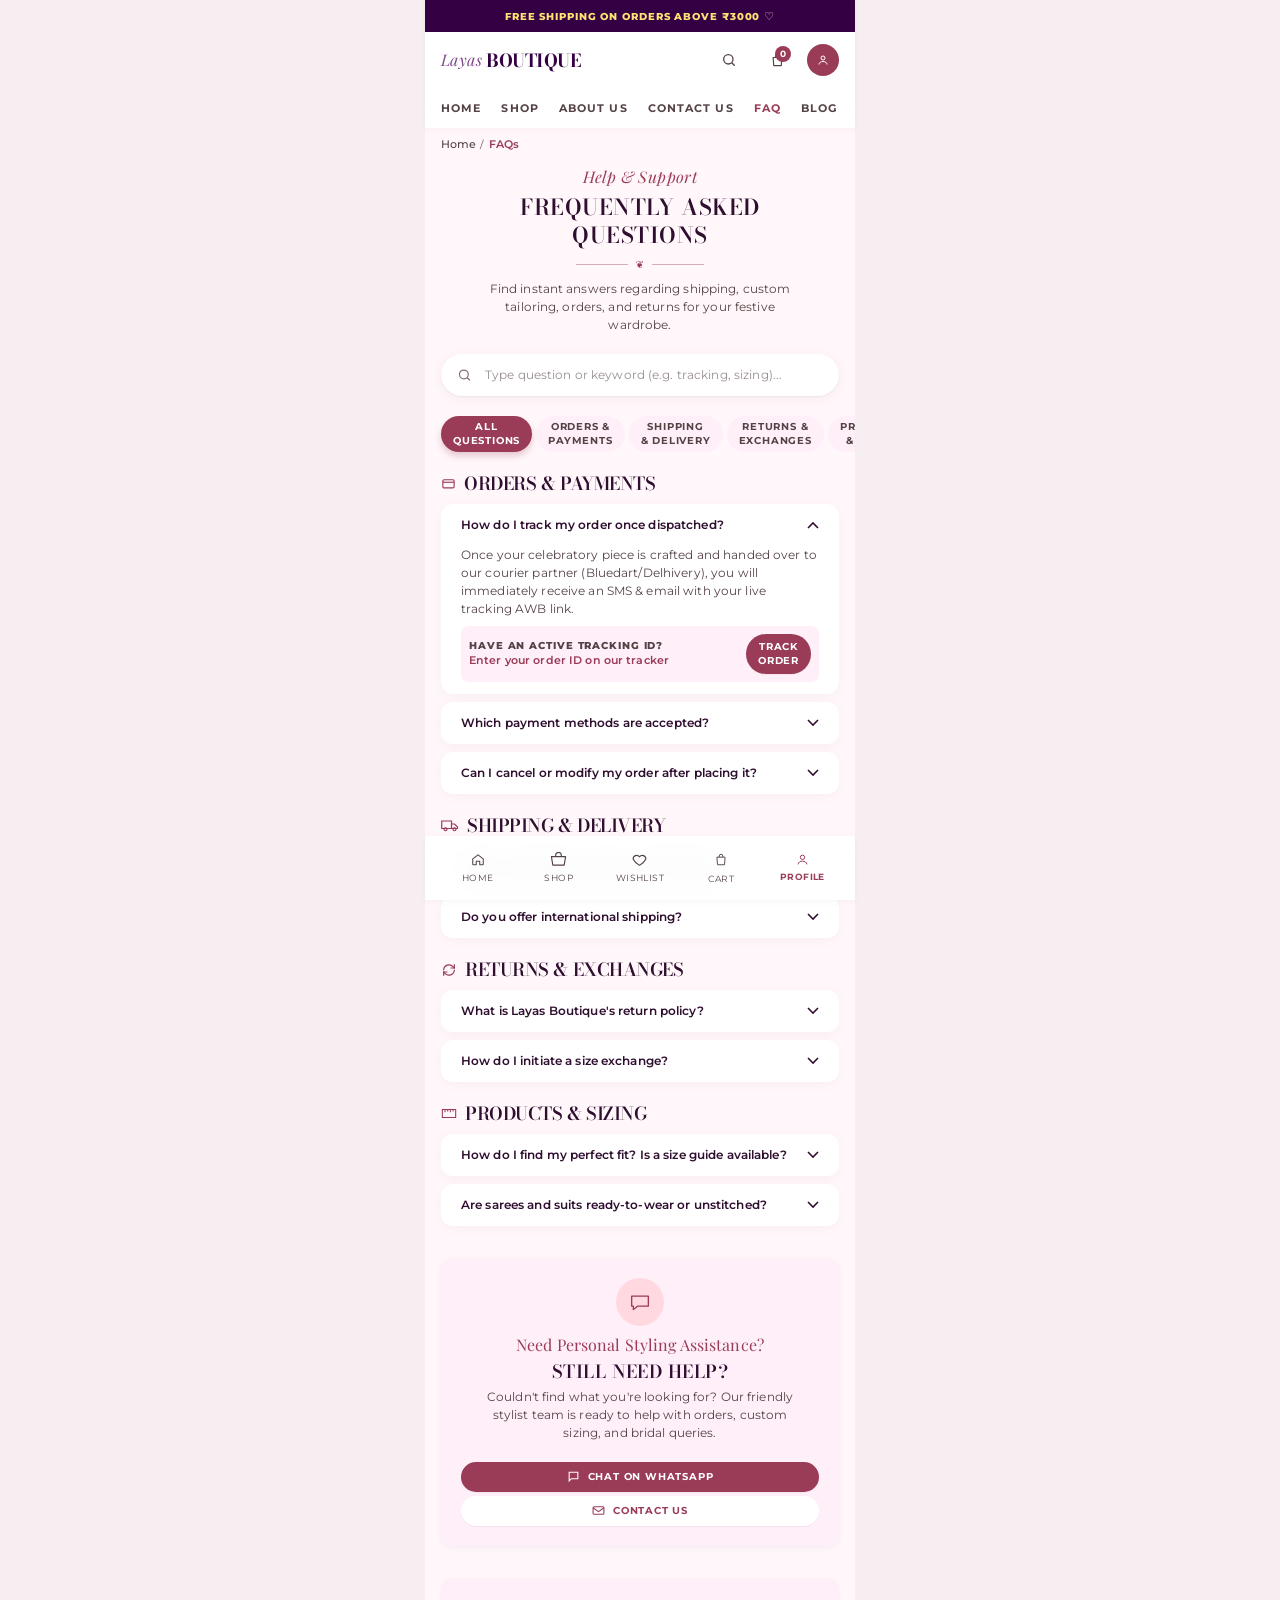
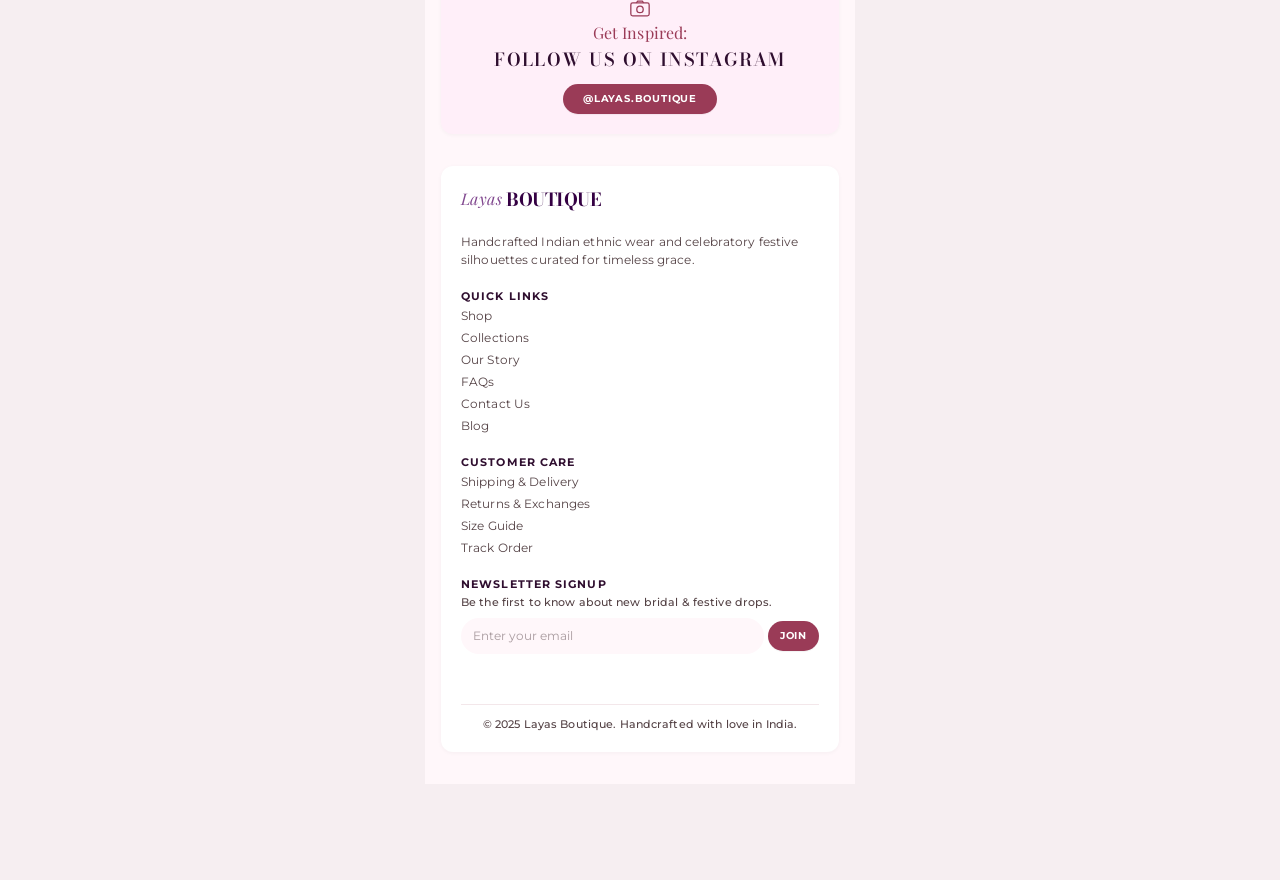
<file: faq.html>
<!DOCTYPE html>
<html lang="en">
<head>
  <meta charset="UTF-8" />
  <meta name="viewport" content="width=device-width, initial-scale=1.0" />
  <title>FAQs | Layas Boutique</title>
  <link rel="preconnect" href="https://fonts.googleapis.com" />
  <link rel="preconnect" href="https://fonts.gstatic.com" crossorigin />
  <link href="https://fonts.googleapis.com/css2?family=Bodoni+Moda:wght@400;600;700&family=Montserrat:wght@400;500;600;700;800&family=Playfair+Display:ital,wght@0,400;1,400&display=swap" rel="stylesheet" />
  <style>
    /* ==========================================================================
   Layas Boutique – FAQ page
   Values taken from Figma frame "Html → Body" (390px wide, mobile)
   ========================================================================== */

:root {
  --bg: #fff7fa;
  --surface: #ffffff;
  --blush: #ffeff9;
  --rose: #ffd9df;
  --wine: #9a3b57;
  --ink: #2f0e2f;
  --text: #544245;
  --muted: #877275;
  --plum: #340043;
  --lilac: #81488f;
  --gold: #ffe174;

  --font-serif: 'Bodoni Moda', Georgia, 'Times New Roman', serif;
  --font-script: 'Playfair Display', Georgia, serif;
  --font-sans: 'Montserrat', system-ui, -apple-system, 'Segoe UI', sans-serif;

  --shadow-card: 0 2px 12px 0 rgba(62, 4, 78, 0.04);
  --shadow-btn: 0 4px 6px rgba(154, 59, 87, 0.25);
  --max-w: 430px;
}

*,
*::before,
*::after { box-sizing: border-box; }

html { -webkit-text-size-adjust: 100%; scroll-padding-top: 140px; }

body {
  margin: 0;
  min-height: 100vh;
  background: var(--bg);
  color: var(--text);
  font-family: var(--font-sans);
  font-size: 12px;
  line-height: 1.5;
  letter-spacing: 0.12px;
  padding-top: 128px;   /* header height: 32 + 56 + 40 */
  padding-bottom: 96px; /* room for fixed bottom nav */
}

a { color: inherit; text-decoration: none; }
button, input { font: inherit; color: inherit; }
button { cursor: pointer; background: none; border: 0; padding: 0; }
img, svg { display: block; }

/* Center the mobile layout on larger screens */
.page,
.site-header,
.bottom-nav {
  width: 100%;
  max-width: var(--max-w);
  margin-inline: auto;
}

/* ---------- Header ---------- */
.site-header {
  position: fixed;
  top: 0;
  left: 0;
  right: 0;
  z-index: 50;
  margin-inline: auto;
  background: rgba(255, 255, 255, 0.95);
  box-shadow: 0 1px 8px rgba(0, 0, 0, 0.04);
  backdrop-filter: blur(12px);
  -webkit-backdrop-filter: blur(12px);
}

.announce {
  height: 32px;
  background: var(--plum);
  color: var(--gold);
  display: flex;
  align-items: center;
  justify-content: center;
  gap: 4px;
  padding: 0 16px;
  font-size: 10px;
  font-weight: 800;
  letter-spacing: 0.9px;
  text-transform: uppercase;
  white-space: nowrap;
}
.announce p { margin: 0; }
.announce-heart { color: var(--rose); font-size: 11px; font-weight: 500; letter-spacing: 0.9px; }

.topbar {
  height: 56px;
  display: flex;
  align-items: center;
  justify-content: space-between;
  padding: 0 16px;
}

.logo { display: flex; align-items: center; gap: 4px; }
.logo-script {
  font-family: var(--font-script);
  font-style: italic;
  font-size: 16px;
  letter-spacing: 0.4px;
  color: var(--lilac);
}
.logo-serif {
  font-family: var(--font-serif);
  font-weight: 700;
  font-size: 18px;
  letter-spacing: -0.45px;
  text-transform: uppercase;
  color: var(--plum);
}
.logo-serif.dark { color: var(--plum); }

.top-actions { display: flex; align-items: center; gap: 4px; }

.icon-btn,
.avatar {
  position: relative;
  width: 44px;
  height: 44px;
  display: inline-flex;
  align-items: center;
  justify-content: center;
  color: var(--text);
}
.avatar {
  width: 32px;
  height: 32px;
  border-radius: 9999px;
  background: var(--wine);
  color: #fff;
  margin-left: 4px;
}

.badge {
  position: absolute;
  top: 8px;
  right: 8px;
  width: 16px;
  height: 16px;
  border-radius: 9999px;
  background: var(--wine);
  color: #fff;
  font-size: 9px;
  font-weight: 700;
  line-height: 16px;
  text-align: center;
}

.subnav {
  height: 40px;
  display: flex;
  align-items: center;
  gap: 20px;
  padding: 0 16px;
  overflow-x: auto;
  scrollbar-width: none;
}
.subnav::-webkit-scrollbar { display: none; }
.subnav a {
  flex: 0 0 auto;
  font-size: 11px;
  font-weight: 700;
  letter-spacing: 1.1px;
  text-transform: uppercase;
  color: var(--text);
  padding: 8px 0;
}
.subnav a.is-active { color: var(--wine); }

/* ---------- Page ---------- */
.page { padding: 0 0 32px; }

.crumbs {
  display: flex;
  align-items: center;
  gap: 4px;
  padding: 8px 16px 4px;
  font-size: 11px;
  font-weight: 500;
}
.crumbs a { color: var(--text); }
.crumb-sep { color: var(--muted); font-size: 10px; }
.crumb-current { color: var(--wine); font-weight: 600; }

.page-head {
  padding: 8px 16px 20px;
  text-align: center;
}
.eyebrow {
  margin: 0 0 4px;
  font-family: var(--font-script);
  font-style: italic;
  font-size: 16px;
  letter-spacing: 0.4px;
  color: var(--wine);
}
.page-head h1 {
  margin: 0;
  font-family: var(--font-serif);
  font-weight: 600;
  font-size: 22px;
  line-height: 28px;
  letter-spacing: 0.55px;
  text-transform: uppercase;
  color: var(--ink);
}
.ornament {
  display: flex;
  align-items: center;
  justify-content: center;
  gap: 8px;
  width: 128px;
  margin: 8px auto 0;
  color: var(--wine);
}
.ornament span { flex: 1; height: 1px; background: rgba(154, 59, 87, 0.4); }
.ornament em { font-style: normal; font-size: 10px; line-height: 15px; }
.intro {
  max-width: 320px;
  margin: 8px auto 0;
  font-size: 12px;
  line-height: 18px;
  letter-spacing: 0.12px;
  color: var(--text);
}

/* ---------- Search ---------- */
.search {
  position: relative;
  margin: 0 16px 20px;
  background: var(--surface);
  border-radius: 9999px;
  box-shadow: 0 1px 2px rgba(0, 0, 0, 0.05), 0 2px 12px rgba(154, 59, 87, 0.06);
}
.search-icon {
  position: absolute;
  left: 16px;
  top: 50%;
  transform: translateY(-50%);
  color: var(--muted);
  pointer-events: none;
}
.search input {
  width: 100%;
  height: 42px;
  border: 0;
  outline: none;
  background: transparent;
  padding: 0 20px 0 44px;
  font-size: 12px;
  letter-spacing: 0.12px;
  border-radius: 9999px;
}
.search input::placeholder { color: rgba(84, 66, 69, 0.6); }
.search input:focus-visible { box-shadow: 0 0 0 2px var(--wine); }

/* ---------- Pills ---------- */
.pills {
  display: flex;
  gap: 4px;
  overflow-x: auto;
  padding: 0 16px 20px;
  scrollbar-width: none;
}
.pills::-webkit-scrollbar { display: none; }
.pill {
  flex: 0 0 auto;
  background: var(--blush);
  color: var(--text);
  border-radius: 9999px;
  padding: 4px 12px;
  font-size: 10px;
  font-weight: 700;
  line-height: 14px;
  letter-spacing: 0.8px;
  text-transform: uppercase;
  text-align: center;
  white-space: nowrap;
}
.pill.is-active {
  background: var(--wine);
  color: #fff;
  box-shadow: 0 4px 6px rgba(154, 59, 87, 0.25);
}

/* ---------- FAQ groups ---------- */
.faq-wrap {
  display: flex;
  flex-direction: column;
  gap: 20px;
  padding: 0 16px;
}
.faq-group { display: flex; flex-direction: column; gap: 8px; }
.faq-group[hidden] { display: none; }

.group-title {
  display: flex;
  align-items: center;
  gap: 4px;
  margin: 0;
  font-family: var(--font-serif);
  font-weight: 600;
  font-size: 18px;
  line-height: 24px;
  letter-spacing: -0.45px;
  text-transform: uppercase;
  color: var(--ink);
}
.group-title svg { color: var(--wine); flex: 0 0 auto; margin-right: 4px; }

.faq {
  background: var(--surface);
  border-radius: 12px;
  box-shadow: var(--shadow-card);
  overflow: hidden;
}
.faq-q {
  width: 100%;
  display: flex;
  align-items: center;
  justify-content: space-between;
  gap: 12px;
  padding: 12px 20px;
  text-align: left;
  font-size: 12px;
  font-weight: 600;
  line-height: 18px;
  letter-spacing: 0.12px;
  color: var(--ink);
}
.faq-q:focus-visible { outline: 2px solid var(--wine); outline-offset: -2px; }
.chev {
  flex: 0 0 auto;
  color: var(--ink);
  transition: transform 0.2s ease;
}
.faq-q[aria-expanded="true"] .chev { transform: rotate(180deg); }

.faq-a { padding: 0 20px 12px; }
.faq-a[hidden] { display: none; }
.faq-a > p {
  margin: 0 0 8px;
  font-size: 12px;
  line-height: 18px;
  letter-spacing: 0.12px;
  color: var(--text);
}

.tip {
  display: flex;
  align-items: center;
  justify-content: space-between;
  gap: 8px;
  background: var(--blush);
  border-radius: 8px;
  padding: 8px;
}
.tip-title {
  margin: 0;
  font-size: 10px;
  font-weight: 800;
  line-height: 14px;
  letter-spacing: 0.9px;
  text-transform: uppercase;
  color: var(--text);
}
.tip-sub {
  margin: 0;
  font-size: 11px;
  font-weight: 600;
  line-height: 15px;
  color: var(--wine);
}

.empty {
  margin: 0;
  text-align: center;
  color: var(--muted);
  font-size: 12px;
}
.empty[hidden] { display: none; }

/* ---------- Buttons ---------- */
.btn-solid,
.btn-outline {
  display: inline-flex;
  align-items: center;
  justify-content: center;
  gap: 4px;
  border-radius: 9999px;
  font-size: 10px;
  font-weight: 700;
  letter-spacing: 0.8px;
  text-transform: uppercase;
  line-height: 14px;
  text-align: center;
  white-space: nowrap;
  transition: opacity 0.2s ease;
}
.btn-solid {
  background: var(--wine);
  color: #fff;
  box-shadow: 0 1px 1px rgba(0, 0, 0, 0.05);
  padding: 6px 12px;
}
.btn-outline {
  background: var(--surface);
  color: var(--wine);
  box-shadow: 0 1px 1px rgba(0, 0, 0, 0.05);
  padding: 8px;
}
.btn-solid:hover,
.btn-outline:hover { opacity: 0.9; }
.btn-sm { padding: 6px 12px; flex-direction: column; }
.btn-block { width: 100%; padding: 8px; }
.btn-pill { padding: 8px 20px; font-weight: 700; }
.btn-sm-join { padding: 8px 12px; }

/* ---------- Support card ---------- */
.support {
  margin: 32px 16px 0;
  padding: 20px;
  background: var(--blush);
  border-radius: 12px;
  box-shadow: 0 2px 7px rgba(62, 4, 78, 0.05);
  display: flex;
  flex-direction: column;
  align-items: center;
  text-align: center;
  gap: 0;
}
.support-icon {
  width: 48px;
  height: 48px;
  margin-bottom: 8px;
  border-radius: 9999px;
  background: var(--rose);
  display: flex;
  align-items: center;
  justify-content: center;
}
.script-sm {
  margin: 0 0 4px;
  font-family: var(--font-script);
  font-size: 16px;
  line-height: 22px;
  color: var(--wine);
}
.support-title {
  margin: 0;
  font-family: var(--font-serif);
  font-weight: 600;
  font-size: 18px;
  line-height: 24px;
  letter-spacing: 0.45px;
  text-transform: uppercase;
  color: var(--ink);
}
.support-text {
  max-width: 320px;
  margin: 4px 0 20px;
  font-size: 12px;
  line-height: 18px;
  letter-spacing: 0.12px;
  color: var(--text);
}
.support .btn-block + .btn-block { margin-top: 4px; }
.support .btn-block { gap: 8px; }

/* ---------- Instagram ---------- */
.inspire {
  margin: 32px 16px 0;
  padding: 20px;
  background: var(--blush);
  border-radius: 12px;
  box-shadow: 0 1px 4px rgba(0, 0, 0, 0.04);
  display: flex;
  flex-direction: column;
  align-items: center;
  text-align: center;
}
.inspire svg { margin-bottom: 4px; }
.inspire-title {
  margin: 0 0 12px;
  font-family: var(--font-serif);
  font-weight: 600;
  font-size: 18px;
  line-height: 24px;
  letter-spacing: 1.44px;
  text-transform: uppercase;
  color: var(--ink);
}

/* ---------- Footer ---------- */
.footer {
  margin: 32px 16px 0;
  padding: 20px;
  background: var(--surface);
  border-radius: 12px;
  box-shadow: 0 1px 4px rgba(0, 0, 0, 0.04);
  display: flex;
  flex-direction: column;
  gap: 20px;
}
.footer .brand { display: flex; align-items: center; gap: 4px; }
.footer .brand .logo-script { color: var(--lilac); }
.footer .brand .logo-serif { color: var(--plum); font-weight: 700; }
.footer-blurb { margin: 0; font-size: 12px; line-height: 18px; letter-spacing: 0.12px; }

.foot-col { display: flex; flex-direction: column; gap: 4px; }
.foot-col h4 {
  margin: 0;
  font-family: var(--font-sans);
  font-size: 11px;
  font-weight: 700;
  line-height: 14px;
  letter-spacing: 1.1px;
  text-transform: uppercase;
  color: var(--ink);
}
.foot-col ul { list-style: none; margin: 0; padding: 0; display: flex; flex-direction: column; gap: 4px; }
.foot-col li a { font-size: 12px; line-height: 18px; letter-spacing: 0.12px; color: var(--text); }
.foot-col li a:hover { color: var(--wine); }

.news-text { margin: 0; font-size: 11px; font-weight: 500; line-height: 15px; color: var(--text); }
.news-form {
  display: flex;
  gap: 4px;
  align-items: center;
  margin-top: 4px;
}
.news-form input {
  flex: 1;
  min-width: 0;
  background: var(--bg);
  border: 0;
  border-radius: 9999px;
  padding: 9px 12px;
  font-size: 12px;
  outline: none;
}
.news-form input::placeholder { color: rgba(84, 66, 69, 0.5); }
.news-form input:focus-visible { box-shadow: 0 0 0 2px var(--wine); }
.news-msg {
  margin: 0;
  min-height: 14px;
  font-size: 11px;
  color: var(--wine);
}
.copyright {
  margin: 12px 0 0;
  text-align: center;
  font-size: 11px;
  font-weight: 500;
  line-height: 15px;
  color: var(--text);
  padding-top: 12px;
  border-top: 1px solid rgba(154, 59, 87, 0.12);
}

/* ---------- Bottom nav ---------- */
.bottom-nav {
  position: fixed;
  bottom: 0;
  left: 0;
  right: 0;
  z-index: 50;
  height: 64px;
  display: flex;
  align-items: center;
  justify-content: space-around;
  padding: 0 12px;
  background: rgba(255, 255, 255, 0.9);
  box-shadow: 0 1px 8px rgba(0, 0, 0, 0.04);
  backdrop-filter: blur(12px);
  -webkit-backdrop-filter: blur(12px);
}
.bn-item {
  width: 56px;
  height: 56px;
  display: flex;
  flex-direction: column;
  align-items: center;
  justify-content: center;
  gap: 4px;
  color: var(--text);
}
.bn-item span {
  font-size: 9px;
  font-weight: 400;
  line-height: 13.5px;
  letter-spacing: 0.45px;
  text-transform: uppercase;
}
.bn-item.is-active { color: var(--wine); }
.bn-item.is-active span { font-weight: 700; }

/* ---------- Motion & accessibility ---------- */
@media (prefers-reduced-motion: reduce) {
  * { transition: none !important; }
}

@media (min-width: 480px) {
  body { background: #f6eef1; }
  .page { background: var(--bg); min-height: 100vh; }
}
  </style>
</head>
<body>

  <!-- ============ HEADER (fixed) ============ -->
  <header class="site-header">
    <div class="announce">
      <p>Free shipping on orders above ₹3000</p>
      <span class="announce-heart" aria-hidden="true">♡</span>
    </div>

    <div class="topbar">
      <a href="#" class="logo" aria-label="Layas Boutique home">
        <span class="logo-script">Layas</span>
        <span class="logo-serif">BOUTIQUE</span>
      </a>

      <div class="top-actions">
        <button class="icon-btn" aria-label="Search" data-action="focus-search">
          <svg width="16" height="16" viewBox="0 0 24 24" fill="none" stroke="currentColor" stroke-width="2" stroke-linecap="round"><circle cx="11" cy="11" r="7"/><path d="m20 20-3.5-3.5"/></svg>
        </button>
        <a href="#" class="icon-btn cart" aria-label="Cart, 0 items">
          <svg width="15" height="18" viewBox="0 0 24 24" fill="none" stroke="currentColor" stroke-width="1.8" stroke-linejoin="round"><path d="M5 8h14l-1 13H6L5 8Z"/><path d="M9 8V6a3 3 0 0 1 6 0v2"/></svg>
          <span class="badge">0</span>
        </a>
        <a href="#" class="avatar" aria-label="Profile">
          <svg width="12" height="12" viewBox="0 0 24 24" fill="none" stroke="currentColor" stroke-width="2"><circle cx="12" cy="8" r="4"/><path d="M4 21c0-4 4-6 8-6s8 2 8 6"/></svg>
        </a>
      </div>
    </div>

    <nav class="subnav" aria-label="Main">
      <a href="index.html">Home</a>
      <a href="shop.html">Shop</a>
      
      <a href="about.html">About Us</a>
      <a href="contact.html">Contact Us</a>
      <a href="faq.html" class="is-active">FAQ</a>
      <a href="blog.html">Blog</a>
    </nav>
  </header>

  <main class="page">

    <!-- Breadcrumb -->
    <nav class="crumbs" aria-label="Breadcrumb">
      <a href="#">Home</a>
      <span class="crumb-sep">/</span>
      <span class="crumb-current">FAQs</span>
    </nav>

    <!-- Page header -->
    <section class="page-head">
      <p class="eyebrow">Help &amp; Support</p>
      <h1>Frequently Asked<br />Questions</h1>
      <div class="ornament" aria-hidden="true"><span></span><em>❦</em><span></span></div>
      <p class="intro">Find instant answers regarding shipping, custom tailoring, orders, and returns for your festive wardrobe.</p>
    </section>

    <!-- Search -->
    <div class="search">
      <svg class="search-icon" width="15" height="15" viewBox="0 0 24 24" fill="none" stroke="currentColor" stroke-width="2" stroke-linecap="round"><circle cx="11" cy="11" r="7"/><path d="m20 20-3.5-3.5"/></svg>
      <input id="faqSearch" type="search" placeholder="Type question or keyword (e.g. tracking, sizing)..." aria-label="Search FAQs" />
    </div>

    <!-- Category pills -->
    <div class="pills" role="tablist" aria-label="FAQ categories">
      <button class="pill is-active" role="tab" aria-selected="true" data-filter="all">All<br />Questions</button>
      <button class="pill" role="tab" aria-selected="false" data-filter="orders">Orders &amp;<br />Payments</button>
      <button class="pill" role="tab" aria-selected="false" data-filter="shipping">Shipping<br />&amp; Delivery</button>
      <button class="pill" role="tab" aria-selected="false" data-filter="returns">Returns &amp;<br />Exchanges</button>
      <button class="pill" role="tab" aria-selected="false" data-filter="products">Products<br />&amp; Sizing</button>
      <button class="pill" role="tab" aria-selected="false" data-filter="coupons">Coupons<br />&amp; Offers</button>
    </div>

    <!-- FAQ groups -->
    <section class="faq-wrap" id="faqList">

      <!-- Group: Orders & Payments -->
      <div class="faq-group" data-group="orders">
        <h2 class="group-title">
          <svg width="15" height="15" viewBox="0 0 24 24" fill="none" stroke="currentColor" stroke-width="1.8"><rect x="3" y="6" width="18" height="13" rx="2"/><path d="M3 10h18"/></svg>
          Orders &amp; Payments
        </h2>

        <article class="faq" data-search="track order dispatched tracking awb">
          <button class="faq-q" aria-expanded="true">
            <span>How do I track my order once dispatched?</span>
            <svg class="chev" width="12" height="8" viewBox="0 0 12 8" fill="none" stroke="currentColor" stroke-width="1.6"><path d="M1 1l5 5 5-5"/></svg>
          </button>
          <div class="faq-a">
            <p>Once your celebratory piece is crafted and handed over to our courier partner (Bluedart/Delhivery), you will immediately receive an SMS &amp; email with your live tracking AWB link.</p>
            <div class="tip">
              <div class="tip-text">
                <p class="tip-title">Have an active tracking ID?</p>
                <p class="tip-sub">Enter your order ID on our tracker</p>
              </div>
              <a href="#track" class="btn-solid btn-sm">Track<br />Order</a>
            </div>
          </div>
        </article>

        <article class="faq" data-search="payment methods accepted">
          <button class="faq-q" aria-expanded="false">
            <span>Which payment methods are accepted?</span>
            <svg class="chev" width="12" height="8" viewBox="0 0 12 8" fill="none" stroke="currentColor" stroke-width="1.6"><path d="M1 1l5 5 5-5"/></svg>
          </button>
          <div class="faq-a" hidden>
            <p>Answer goes here.</p>
          </div>
        </article>

        <article class="faq" data-search="cancel modify order placing">
          <button class="faq-q" aria-expanded="false">
            <span>Can I cancel or modify my order after placing it?</span>
            <svg class="chev" width="12" height="8" viewBox="0 0 12 8" fill="none" stroke="currentColor" stroke-width="1.6"><path d="M1 1l5 5 5-5"/></svg>
          </button>
          <div class="faq-a" hidden>
            <p>Answer goes here.</p>
          </div>
        </article>
      </div>

      <!-- Group: Shipping & Delivery -->
      <div class="faq-group" data-group="shipping">
        <h2 class="group-title">
          <svg width="18" height="13" viewBox="0 0 24 16" fill="none" stroke="currentColor" stroke-width="1.6"><path d="M1 2h13v10H1zM14 6h4l4 4v2h-8"/><circle cx="6" cy="13" r="2"/><circle cx="18" cy="13" r="2"/></svg>
          Shipping &amp; Delivery
        </h2>

        <article class="faq" data-search="shipping charges timelines delivery">
          <button class="faq-q" aria-expanded="false">
            <span>What are shipping charges and timelines?</span>
            <svg class="chev" width="12" height="8" viewBox="0 0 12 8" fill="none" stroke="currentColor" stroke-width="1.6"><path d="M1 1l5 5 5-5"/></svg>
          </button>
          <div class="faq-a" hidden><p>Answer goes here.</p></div>
        </article>

        <article class="faq" data-search="international shipping overseas">
          <button class="faq-q" aria-expanded="false">
            <span>Do you offer international shipping?</span>
            <svg class="chev" width="12" height="8" viewBox="0 0 12 8" fill="none" stroke="currentColor" stroke-width="1.6"><path d="M1 1l5 5 5-5"/></svg>
          </button>
          <div class="faq-a" hidden><p>Answer goes here.</p></div>
        </article>
      </div>

      <!-- Group: Returns & Exchanges -->
      <div class="faq-group" data-group="returns">
        <h2 class="group-title">
          <svg width="16" height="16" viewBox="0 0 24 24" fill="none" stroke="currentColor" stroke-width="1.8" stroke-linecap="round"><path d="M4 12a8 8 0 0 1 14-5l2 2M20 12a8 8 0 0 1-14 5l-2-2"/><path d="M20 4v5h-5M4 20v-5h5"/></svg>
          Returns &amp; Exchanges
        </h2>

        <article class="faq" data-search="return policy refund">
          <button class="faq-q" aria-expanded="false">
            <span>What is Layas Boutique's return policy?</span>
            <svg class="chev" width="12" height="8" viewBox="0 0 12 8" fill="none" stroke="currentColor" stroke-width="1.6"><path d="M1 1l5 5 5-5"/></svg>
          </button>
          <div class="faq-a" hidden><p>Answer goes here.</p></div>
        </article>

        <article class="faq" data-search="size exchange swap">
          <button class="faq-q" aria-expanded="false">
            <span>How do I initiate a size exchange?</span>
            <svg class="chev" width="12" height="8" viewBox="0 0 12 8" fill="none" stroke="currentColor" stroke-width="1.6"><path d="M1 1l5 5 5-5"/></svg>
          </button>
          <div class="faq-a" hidden><p>Answer goes here.</p></div>
        </article>
      </div>

      <!-- Group: Products & Sizing -->
      <div class="faq-group" data-group="products">
        <h2 class="group-title">
          <svg width="16" height="11" viewBox="0 0 24 16" fill="none" stroke="currentColor" stroke-width="1.6"><path d="M2 2h20v12H2zM6 2v4M10 2v3M14 2v4M18 2v3"/></svg>
          Products &amp; Sizing
        </h2>

        <article class="faq" data-search="perfect fit size guide">
          <button class="faq-q" aria-expanded="false">
            <span>How do I find my perfect fit? Is a size guide available?</span>
            <svg class="chev" width="12" height="8" viewBox="0 0 12 8" fill="none" stroke="currentColor" stroke-width="1.6"><path d="M1 1l5 5 5-5"/></svg>
          </button>
          <div class="faq-a" hidden><p>Answer goes here.</p></div>
        </article>

        <article class="faq" data-search="ready-to-wear unstitched sarees suits">
          <button class="faq-q" aria-expanded="false">
            <span>Are sarees and suits ready-to-wear or unstitched?</span>
            <svg class="chev" width="12" height="8" viewBox="0 0 12 8" fill="none" stroke="currentColor" stroke-width="1.6"><path d="M1 1l5 5 5-5"/></svg>
          </button>
          <div class="faq-a" hidden><p>Answer goes here.</p></div>
        </article>
      </div>

      <p class="empty" id="emptyState" hidden>No questions match your search. Try a different keyword.</p>
    </section>

    <!-- Support card -->
    <section class="support">
      <div class="support-icon" aria-hidden="true">
        <svg width="20" height="18" viewBox="0 0 24 20" fill="none" stroke="#9a3b57" stroke-width="1.6" stroke-linejoin="round"><path d="M2 3h20v12H9l-5 4v-4H2z"/></svg>
      </div>
      <p class="script-sm">Need Personal Styling Assistance?</p>
      <h3 class="support-title">Still Need Help?</h3>
      <p class="support-text">Couldn't find what you're looking for? Our friendly stylist team is ready to help with orders, custom sizing, and bridal queries.</p>
      <a href="#whatsapp" class="btn-solid btn-block">
        <svg width="13" height="13" viewBox="0 0 24 24" fill="none" stroke="currentColor" stroke-width="2"><path d="M4 4h16v12H8l-4 4z"/></svg>
        Chat on WhatsApp
      </a>
      <a href="#contact" class="btn-outline btn-block">
        <svg width="13" height="11" viewBox="0 0 24 18" fill="none" stroke="currentColor" stroke-width="2"><rect x="2" y="2" width="20" height="14" rx="2"/><path d="m2 4 10 7 10-7"/></svg>
        Contact Us
      </a>
    </section>

    <!-- Instagram -->
    <section class="inspire">
      <svg width="22" height="20" viewBox="0 0 24 21" fill="none" stroke="#9a3b57" stroke-width="1.4" aria-hidden="true"><rect x="2" y="5" width="20" height="14" rx="2"/><circle cx="12" cy="12" r="3.5"/><path d="M8 5l1.5-2h5L16 5"/></svg>
      <p class="script-sm">Get Inspired:</p>
      <h3 class="inspire-title">Follow us on Instagram</h3>
      <a href="#instagram" class="btn-solid btn-pill">@LAYAS.BOUTIQUE</a>
    </section>

    <!-- Footer -->
    <footer class="footer">
      <div class="brand">
        <span class="logo-script">Layas</span>
        <span class="logo-serif dark">BOUTIQUE</span>
      </div>
      <p class="footer-blurb">Handcrafted Indian ethnic wear and celebratory festive silhouettes curated for timeless grace.</p>

      <div class="foot-col">
        <h4>Quick Links</h4>
        <ul>
          <li><a href="#">Shop</a></li>
          <li><a href="#">Collections</a></li>
          <li><a href="#">Our Story</a></li>
          <li><a href="#">FAQs</a></li>
          <li><a href="#">Contact Us</a></li>
          <li><a href="#">Blog</a></li>
        </ul>
      </div>

      <div class="foot-col">
        <h4>Customer Care</h4>
        <ul>
          <li><a href="#">Shipping &amp; Delivery</a></li>
          <li><a href="#">Returns &amp; Exchanges</a></li>
          <li><a href="#">Size Guide</a></li>
          <li><a href="#">Track Order</a></li>
        </ul>
      </div>

      <div class="foot-col">
        <h4>Newsletter Signup</h4>
        <p class="news-text">Be the first to know about new bridal &amp; festive drops.</p>
        <form class="news-form" id="newsForm" novalidate>
          <input type="email" id="newsEmail" placeholder="Enter your email" aria-label="Email address" required />
          <button type="submit" class="btn-solid btn-sm-join">Join</button>
        </form>
        <p class="news-msg" id="newsMsg" role="status"></p>
      </div>

      <p class="copyright">© 2025 Layas Boutique. Handcrafted with love in India.</p>
    </footer>
  </main>

  <!-- ============ BOTTOM NAV (fixed) ============ -->
  <nav class="bottom-nav" aria-label="Bottom navigation">
    <a href="#" class="bn-item">
      <svg width="14" height="15" viewBox="0 0 24 24" fill="none" stroke="currentColor" stroke-width="1.8" stroke-linejoin="round"><path d="M3 11l9-7 9 7v9a1 1 0 0 1-1 1h-5v-6H9v6H4a1 1 0 0 1-1-1z"/></svg>
      <span>Home</span>
    </a>
    <a href="#" class="bn-item">
      <svg width="17" height="15" viewBox="0 0 24 20" fill="none" stroke="currentColor" stroke-width="1.6" stroke-linejoin="round"><path d="M2 6h20l-2 12H4z"/><path d="M8 6V4a4 4 0 0 1 8 0v2"/></svg>
      <span>Shop</span>
    </a>
    <a href="#" class="bn-item">
      <svg width="17" height="16" viewBox="0 0 24 22" fill="none" stroke="currentColor" stroke-width="1.6" stroke-linejoin="round"><path d="M12 20s-7-4.5-9-9a5 5 0 0 1 9-3 5 5 0 0 1 9 3c-2 4.5-9 9-9 9z"/></svg>
      <span>Wishlist</span>
    </a>
    <a href="#" class="bn-item">
      <svg width="14" height="17" viewBox="0 0 24 24" fill="none" stroke="currentColor" stroke-width="1.6"><path d="M5 8h14l-1 13H6L5 8Z"/><path d="M9 8V6a3 3 0 0 1 6 0v2"/></svg>
      <span>Cart</span>
    </a>
    <a href="#" class="bn-item is-active">
      <svg width="13" height="13" viewBox="0 0 24 24" fill="none" stroke="currentColor" stroke-width="1.8"><circle cx="12" cy="8" r="4"/><path d="M4 21c0-4 4-6 8-6s8 2 8 6"/></svg>
      <span>Profile</span>
    </a>
  </nav>

  <script>
    /* Layas Boutique – FAQ interactions */
(function () {
  'use strict';

  const faqList = document.getElementById('faqList');
  const groups = Array.from(document.querySelectorAll('.faq-group'));
  const pills = Array.from(document.querySelectorAll('.pill'));
  const searchInput = document.getElementById('faqSearch');
  const emptyState = document.getElementById('emptyState');
  const focusSearchBtn = document.querySelector('[data-action="focus-search"]');

  let activeFilter = 'all';
  let query = '';

  /* ---------- Accordions ---------- */
  // Each question button toggles its answer. Multiple panels can be open at once.
  document.querySelectorAll('.faq-q').forEach((btn) => {
    btn.addEventListener('click', () => {
      const panel = btn.nextElementSibling;
      const isOpen = btn.getAttribute('aria-expanded') === 'true';
      btn.setAttribute('aria-expanded', String(!isOpen));
      panel.hidden = isOpen;
    });
  });

  /* ---------- Category pills ---------- */
  pills.forEach((pill) => {
    pill.addEventListener('click', () => {
      activeFilter = pill.dataset.filter;
      pills.forEach((p) => {
        const selected = p === pill;
        p.classList.toggle('is-active', selected);
        p.setAttribute('aria-selected', String(selected));
      });
      applyFilters();
    });
  });

  /* ---------- Search ---------- */
  if (searchInput) {
    searchInput.addEventListener('input', () => {
      query = searchInput.value.trim().toLowerCase();
      applyFilters();
    });
  }

  if (focusSearchBtn && searchInput) {
    focusSearchBtn.addEventListener('click', () => searchInput.focus());
  }

  function applyFilters() {
    let visibleCount = 0;

    groups.forEach((group) => {
      const groupMatches = activeFilter === 'all' || group.dataset.group === activeFilter;
      let groupVisible = 0;

      group.querySelectorAll('.faq').forEach((item) => {
        const text = (item.querySelector('.faq-q span').textContent + ' ' + (item.dataset.search || '')).toLowerCase();
        const matchesQuery = !query || text.includes(query);
        const show = groupMatches && matchesQuery;
        item.hidden = !show;
        if (show) groupVisible++;
      });

      group.hidden = groupVisible === 0;
      visibleCount += groupVisible;
    });

    // Coupons & Offers has no questions in the design yet, so it shows the empty message.
    if (emptyState) emptyState.hidden = visibleCount > 0;
  }

  /* ---------- Newsletter ---------- */
  const newsForm = document.getElementById('newsForm');
  const newsEmail = document.getElementById('newsEmail');
  const newsMsg = document.getElementById('newsMsg');

  if (newsForm) {
    newsForm.addEventListener('submit', (e) => {
      e.preventDefault();
      const value = newsEmail.value.trim();
      const valid = /^[^\s@]+@[^\s@]+\.[^\s@]+$/.test(value);

      if (!valid) {
        newsMsg.textContent = 'Please enter a valid email address.';
        newsEmail.focus();
        return;
      }

      newsMsg.textContent = 'Thank you for joining the list!';
      newsForm.reset();
    });
  }
})();
  </script>
</body>
</html>
</file>
